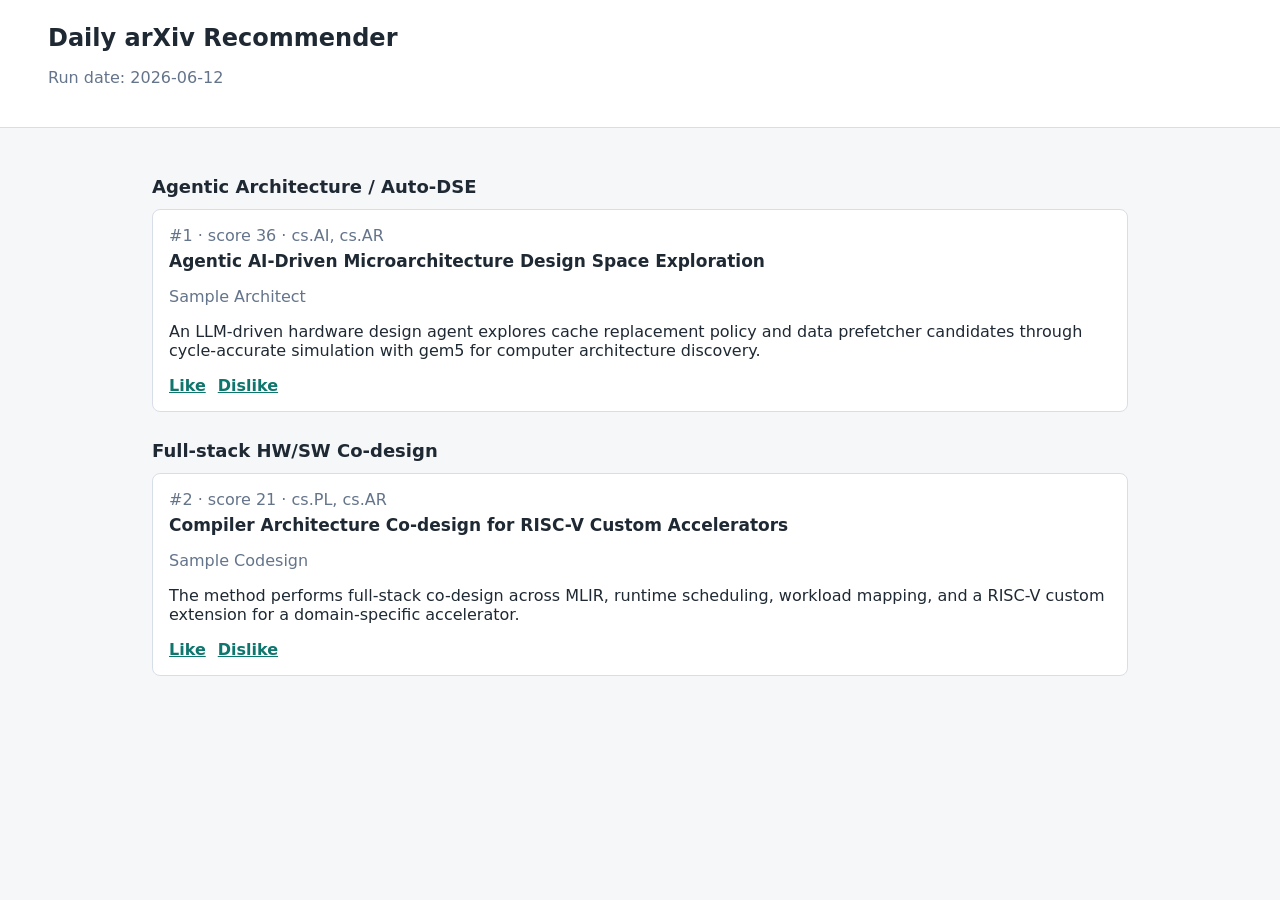
<file: site/index.html>
<!doctype html>
<html lang="en">
  <head>
    <meta charset="utf-8">
    <meta name="viewport" content="width=device-width, initial-scale=1">
    <title>Daily arXiv Recommender</title>
    <link rel="stylesheet" href="styles.css">
  </head>
  <body>
    <header class="topbar">
      <div>
        <h1>Daily arXiv Recommender</h1>
        <p id="runDate">Loading...</p>
      </div>
    </header>
    <main class="layout">
      <section id="recommendations" class="paper-list" aria-live="polite"></section>
    </main>
    <script src="app.js"></script>
  </body>
</html>
</file>
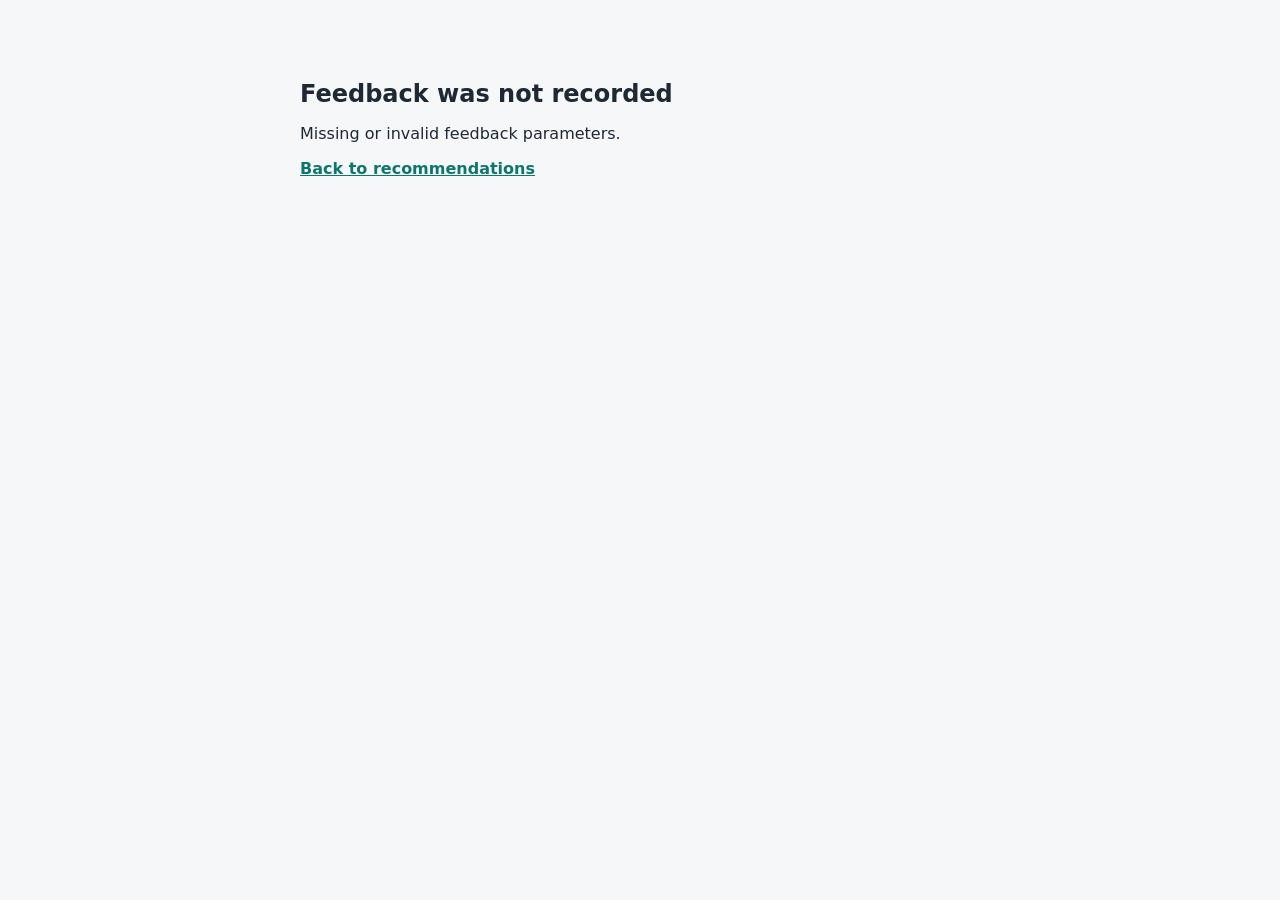
<file: site/feedback.html>
<!doctype html>
<html lang="en">
  <head>
    <meta charset="utf-8">
    <meta name="viewport" content="width=device-width, initial-scale=1">
    <title>Feedback</title>
    <link rel="stylesheet" href="styles.css">
  </head>
  <body>
    <main class="feedback">
      <h1 id="statusTitle">Recording feedback...</h1>
      <p id="statusDetail"></p>
      <p><a href="index.html">Back to recommendations</a></p>
    </main>
    <script src="config.js"></script>
    <script src="feedback.js"></script>
  </body>
</html>
</file>
<file: site/styles.css>
:root {
  color-scheme: light;
  --bg: #f6f7f9;
  --panel: #ffffff;
  --text: #1f2933;
  --muted: #64748b;
  --line: #d8dee8;
  --accent: #0f766e;
}

* {
  box-sizing: border-box;
}

body {
  margin: 0;
  background: var(--bg);
  color: var(--text);
  font-family: Inter, ui-sans-serif, system-ui, -apple-system, BlinkMacSystemFont, "Segoe UI", sans-serif;
}

.topbar {
  border-bottom: 1px solid var(--line);
  background: var(--panel);
  padding: 24px clamp(16px, 4vw, 48px);
}

h1 {
  margin: 0 0 6px;
  font-size: 24px;
}

h2 {
  margin: 28px 0 12px;
  font-size: 18px;
}

h3 {
  margin: 6px 0;
  font-size: 17px;
}

.layout {
  max-width: 1040px;
  margin: 0 auto;
  padding: 20px clamp(16px, 4vw, 32px) 48px;
}

.paper {
  background: var(--panel);
  border: 1px solid var(--line);
  border-radius: 8px;
  padding: 16px;
  margin-bottom: 12px;
}

.paper-meta,
.authors,
#runDate {
  color: var(--muted);
}

.actions {
  display: flex;
  gap: 12px;
}

a {
  color: var(--accent);
  font-weight: 600;
}

.feedback {
  max-width: 720px;
  margin: 80px auto;
  padding: 0 20px;
}

.error {
  color: #991b1b;
}
</file>
